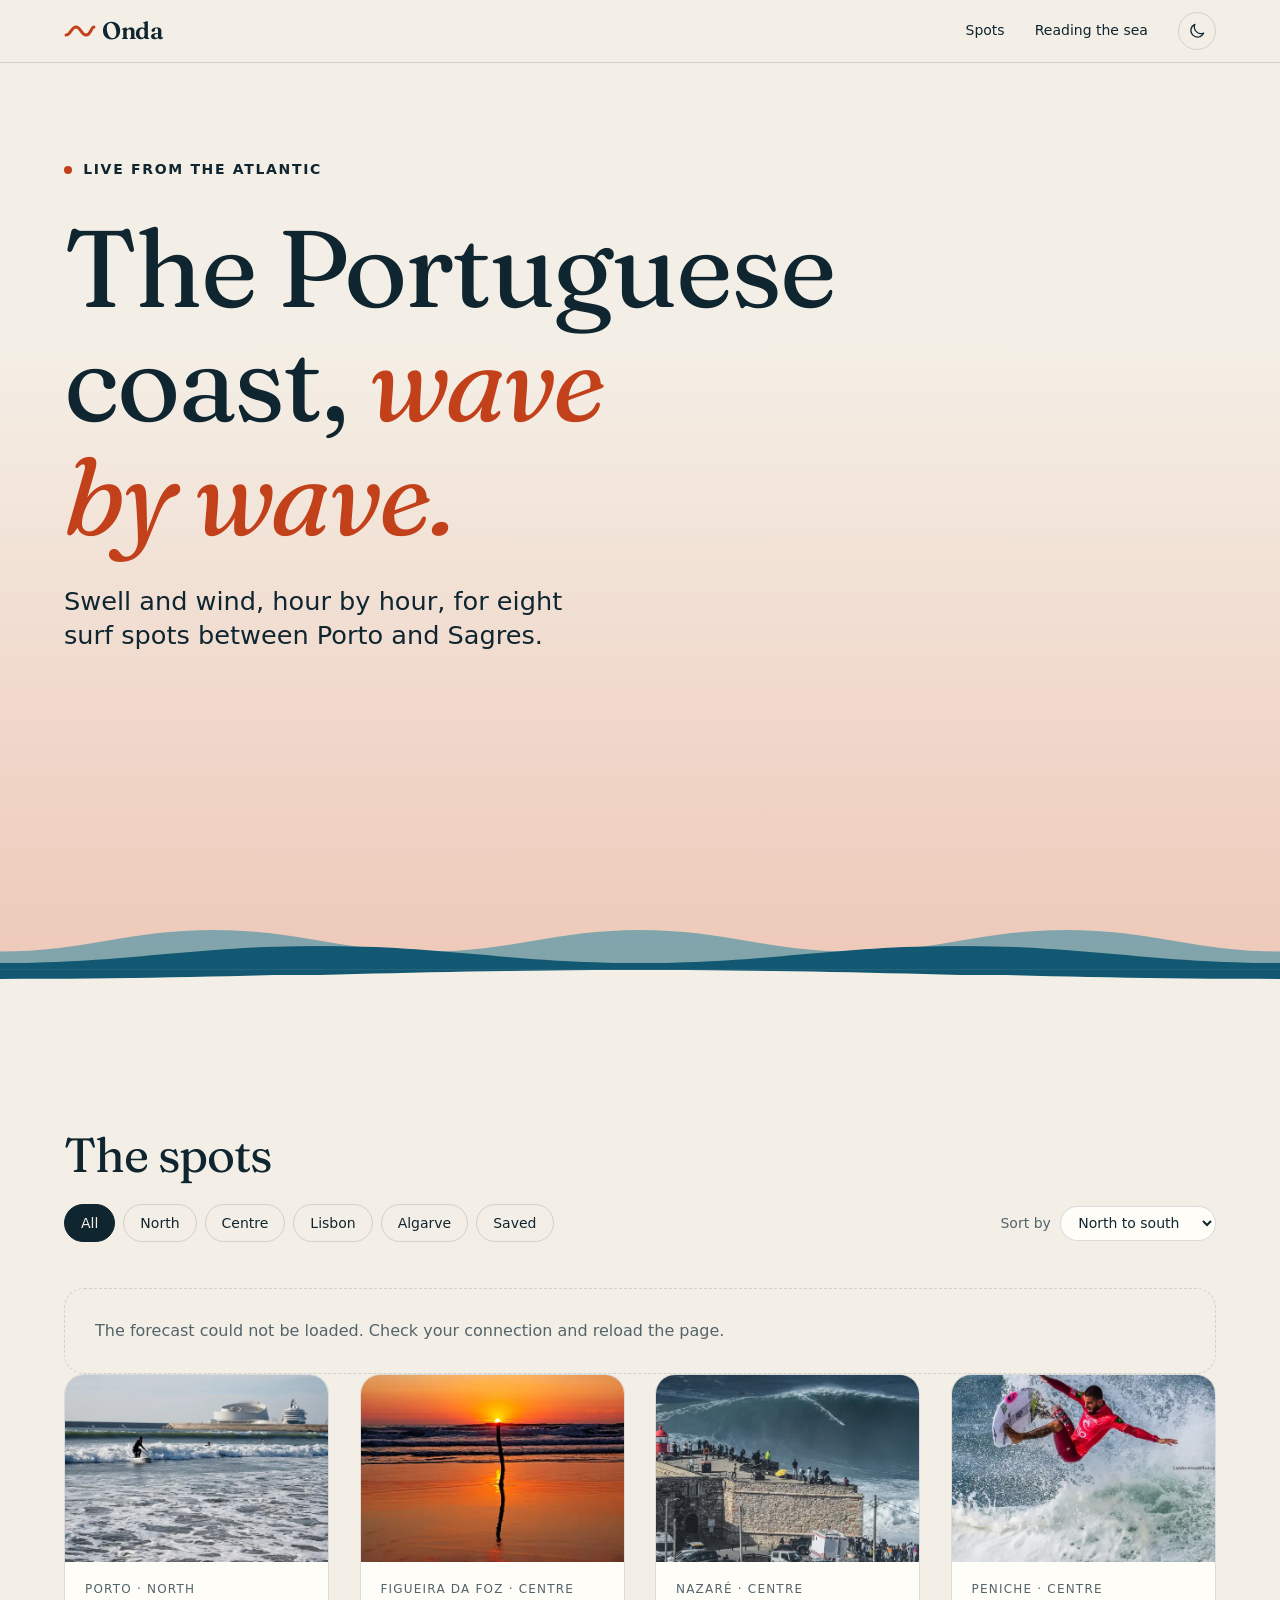
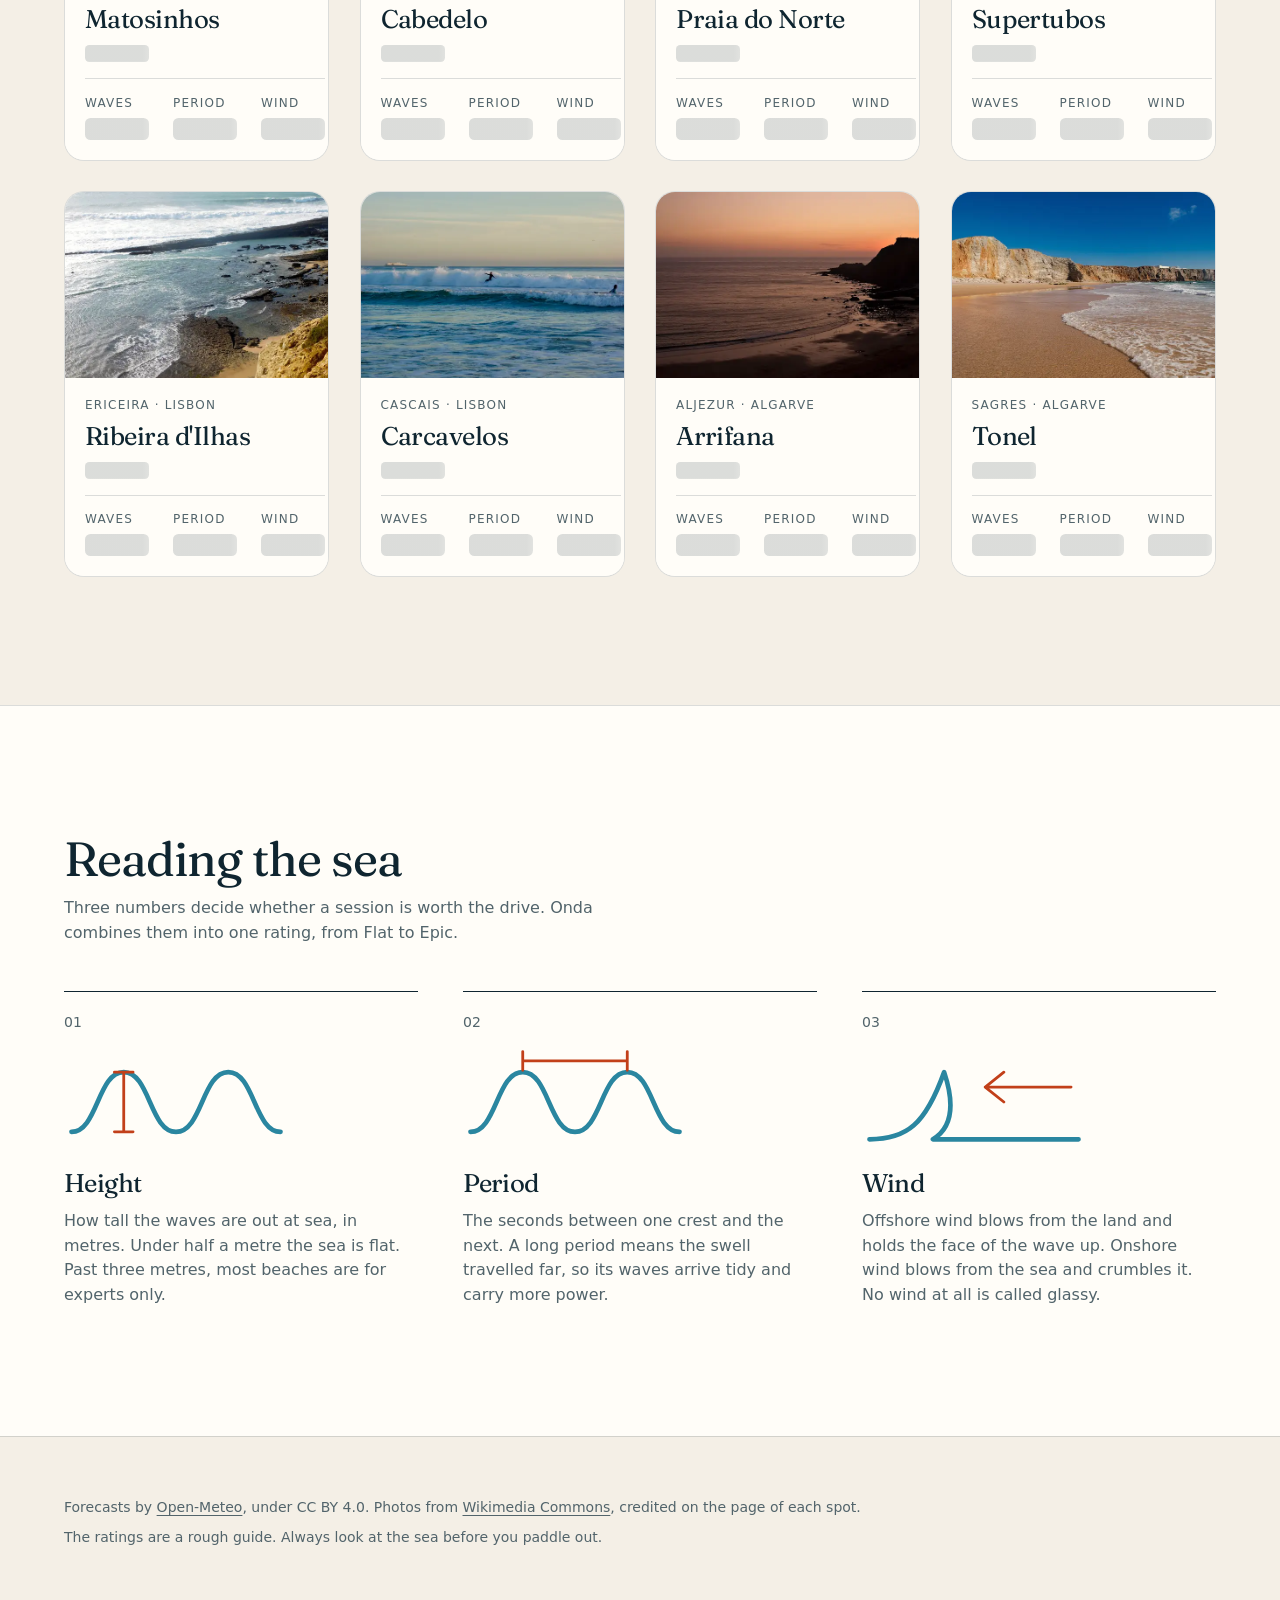
<file: index.html>
<!doctype html>
<html lang="en">
  <head>
    <meta charset="utf-8" />
    <meta name="viewport" content="width=device-width, initial-scale=1" />
    <meta name="color-scheme" content="light dark" />
    <script>
      document.querySelector('meta[name="color-scheme"]').content = localStorage.getItem('theme') ?? 'light dark';
    </script>

    <title>Onda · Live surf conditions for the Portuguese coast</title>
    <meta
      name="description"
      content="Live waves and wind for eight surf spots along the Portuguese coast, from Porto to Sagres."
    />
    <link rel="icon" href="images/favicon.svg" />

    <link rel="preload" href="fonts/fraunces.woff2" as="font" type="font/woff2" crossorigin />
    <link rel="stylesheet" href="css/base.css" />
    <link rel="stylesheet" href="css/components.css" />
    <link rel="stylesheet" href="css/home.css" />

    <script type="module" src="js/theme.js"></script>
    <script type="module" src="js/home.js"></script>
  </head>
  <body>
    <header class="site-header">
      <a class="logo" href="./" aria-label="Onda, home">
        <svg viewBox="0 0 32 20" aria-hidden="true"><path d="M2 14c5 0 5-8 10-8s5 8 10 8 5-8 8-8" /></svg>
        Onda
      </a>
      <nav>
        <a href="#spots">Spots</a>
        <a href="#guide">Reading the sea</a>
      </nav>
      <button class="theme-toggle" type="button" aria-label="Switch between light and dark theme">
        <svg viewBox="0 0 24 24" aria-hidden="true">
          <path
            class="sun"
            d="M12 3v2m0 14v2M3 12h2m14 0h2M5.6 5.6 7 7m10 10 1.4 1.4M5.6 18.4 7 17M17 7l1.4-1.4M16 12a4 4 0 1 1-8 0 4 4 0 0 1 8 0z"
          />
          <path class="moon" d="M20 14.5A8 8 0 0 1 9.5 4a8 8 0 1 0 10.5 10.5z" />
        </svg>
      </button>
    </header>

    <main>
      <section class="hero">
        <div class="hero-text">
          <p class="eyebrow"><span class="live-dot"></span> Live from the Atlantic</p>
          <h1>The Portuguese coast, <em>wave by wave.</em></h1>
          <p class="lead">Swell and wind, hour by hour, for eight surf spots between Porto and Sagres.</p>
          <a class="highlight" href="#spots">
            <span>Biggest right now</span>
            <strong class="highlight-name"></strong>
            <span class="highlight-waves"></span>
          </a>
        </div>
        <div class="sea" aria-hidden="true"><i></i><i></i><i></i></div>
      </section>

      <section class="spots" id="spots">
        <header class="section-header">
          <h2>The spots</h2>
          <form class="controls">
            <fieldset class="chips">
              <legend class="visually-hidden">Show the spots of</legend>
              <label><input type="radio" name="region" value="All" checked /> All</label>
              <label><input type="radio" name="region" value="North" /> North</label>
              <label><input type="radio" name="region" value="Centre" /> Centre</label>
              <label><input type="radio" name="region" value="Lisbon" /> Lisbon</label>
              <label><input type="radio" name="region" value="Algarve" /> Algarve</label>
              <label><input type="radio" name="region" value="Saved" /> Saved</label>
            </fieldset>
            <label class="sort">
              Sort by
              <select name="order">
                <option value="coast">North to south</option>
                <option value="waves">Biggest waves</option>
                <option value="rating">Best conditions</option>
              </select>
            </label>
          </form>
        </header>

        <p class="notice" role="status"></p>
        <ul class="spot-list"></ul>

        <template id="spot-card">
          <li class="spot-card">
            <a class="spot-link">
              <img class="spot-photo" width="640" height="427" loading="lazy" />
              <div class="spot-summary">
                <p class="spot-place"></p>
                <h3 class="spot-name"></h3>
                <p class="rating"></p>
                <dl class="numbers">
                  <div>
                    <dt>Waves</dt>
                    <dd class="waves"></dd>
                  </div>
                  <div>
                    <dt>Period</dt>
                    <dd class="period"></dd>
                  </div>
                  <div>
                    <dt>Wind</dt>
                    <dd class="wind"></dd>
                  </div>
                </dl>
              </div>
            </a>
          </li>
        </template>
      </section>

      <section class="guide" id="guide">
        <header class="section-header">
          <h2>Reading the sea</h2>
          <p>
            Three numbers decide whether a session is worth the drive. Onda combines them into one rating, from Flat to
            Epic.
          </p>
        </header>

        <ol class="lessons">
          <li>
            <svg viewBox="0 0 120 60" aria-hidden="true">
              <path d="M4 46c14 0 14-32 28-32s14 32 28 32 14-32 28-32 14 32 28 32" />
              <path class="measure" d="M32 14v32m-5-32h10m-10 32h10" />
            </svg>
            <h3>Height</h3>
            <p>
              How tall the waves are out at sea, in metres. Under half a metre the sea is flat. Past three metres, most
              beaches are for experts only.
            </p>
          </li>
          <li>
            <svg viewBox="0 0 120 60" aria-hidden="true">
              <path d="M4 46c14 0 14-32 28-32s14 32 28 32 14-32 28-32 14 32 28 32" />
              <path class="measure" d="M32 8h56m-56-5v10m56-10v10" />
            </svg>
            <h3>Period</h3>
            <p>
              The seconds between one crest and the next. A long period means the swell travelled far, so its waves
              arrive tidy and carry more power.
            </p>
          </li>
          <li>
            <svg viewBox="0 0 120 60" aria-hidden="true">
              <path d="M4 50c20 0 30-8 40-36 6 18 4 30-6 36h78" />
              <path class="measure" d="M112 22H66m10-8-10 8 10 8" />
            </svg>
            <h3>Wind</h3>
            <p>
              Offshore wind blows from the land and holds the face of the wave up. Onshore wind blows from the sea and
              crumbles it. No wind at all is called glassy.
            </p>
          </li>
        </ol>
      </section>
    </main>

    <footer class="site-footer">
      <p>
        Forecasts by <a href="https://open-meteo.com">Open-Meteo</a>, under CC BY 4.0. Photos from
        <a href="https://commons.wikimedia.org">Wikimedia Commons</a>, credited on the page of each spot.
      </p>
      <p>The ratings are a rough guide. Always look at the sea before you paddle out.</p>
    </footer>
  </body>
</html>
</file>
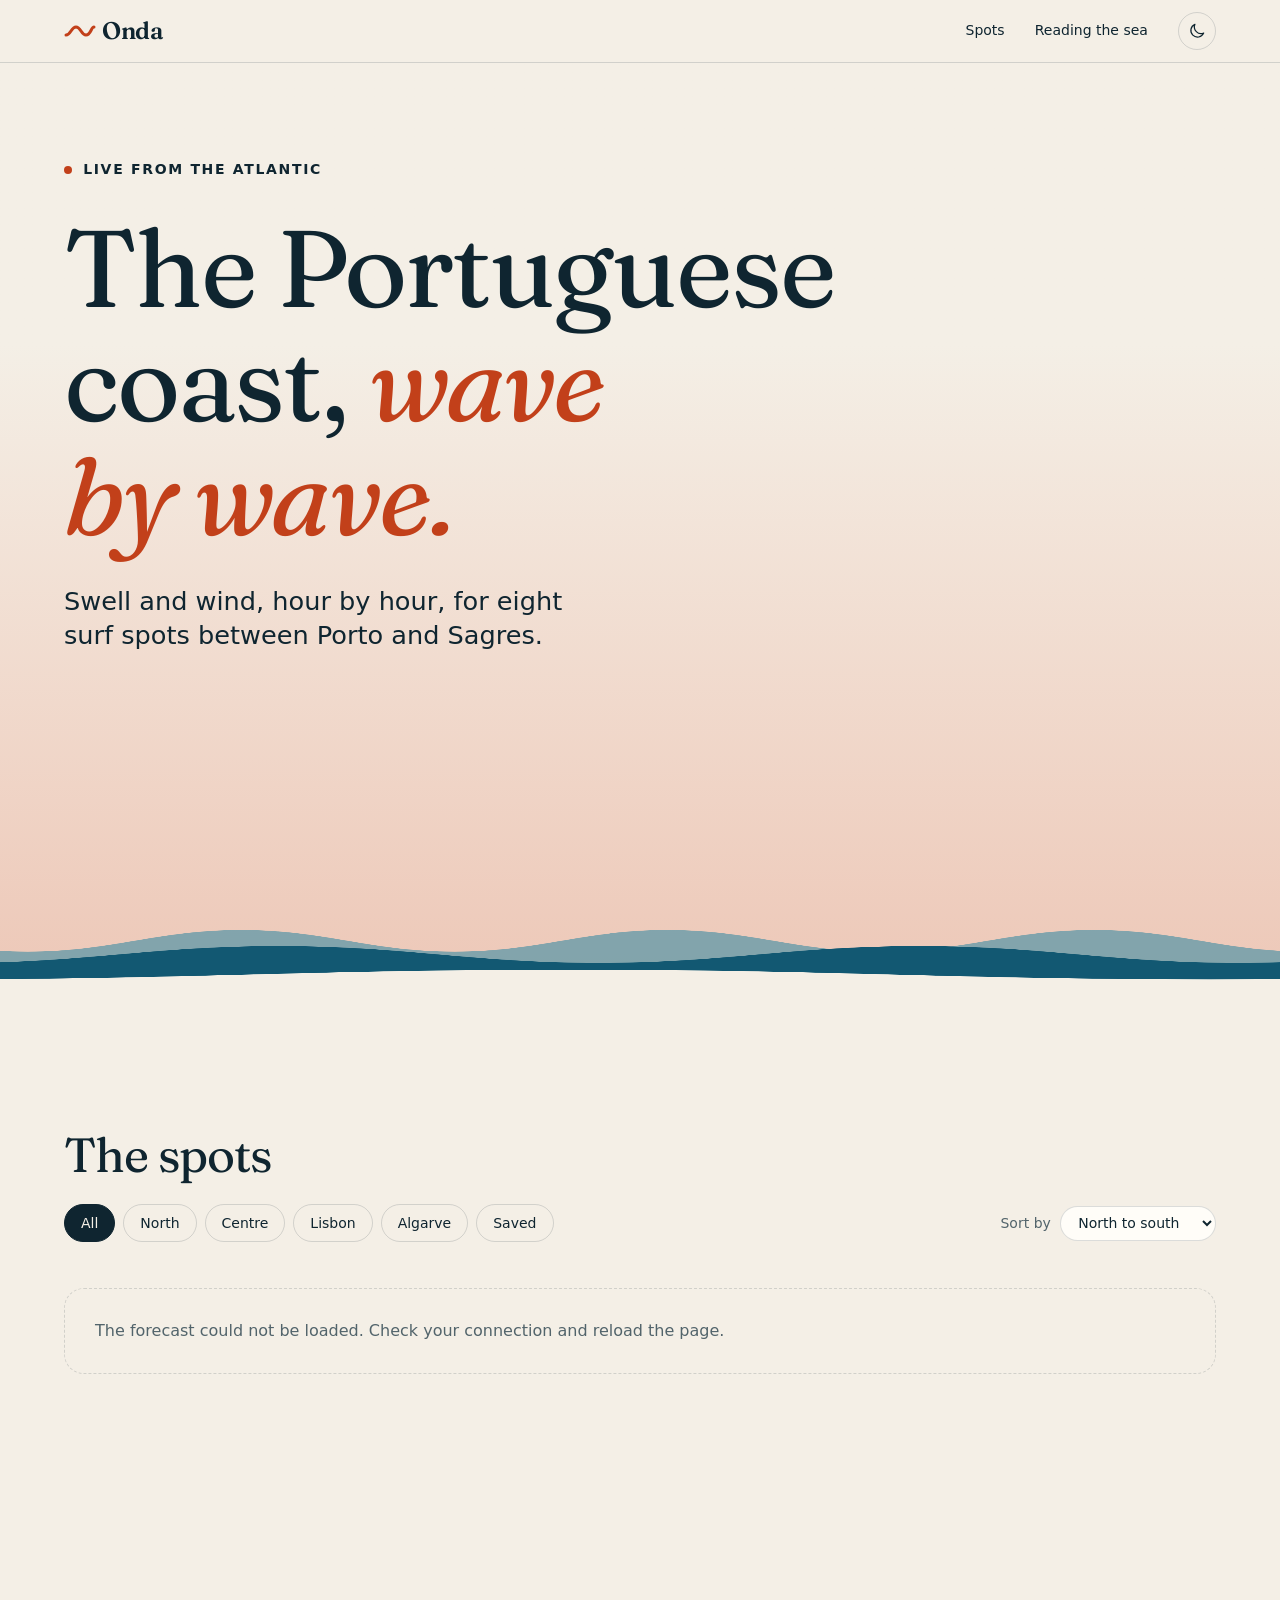
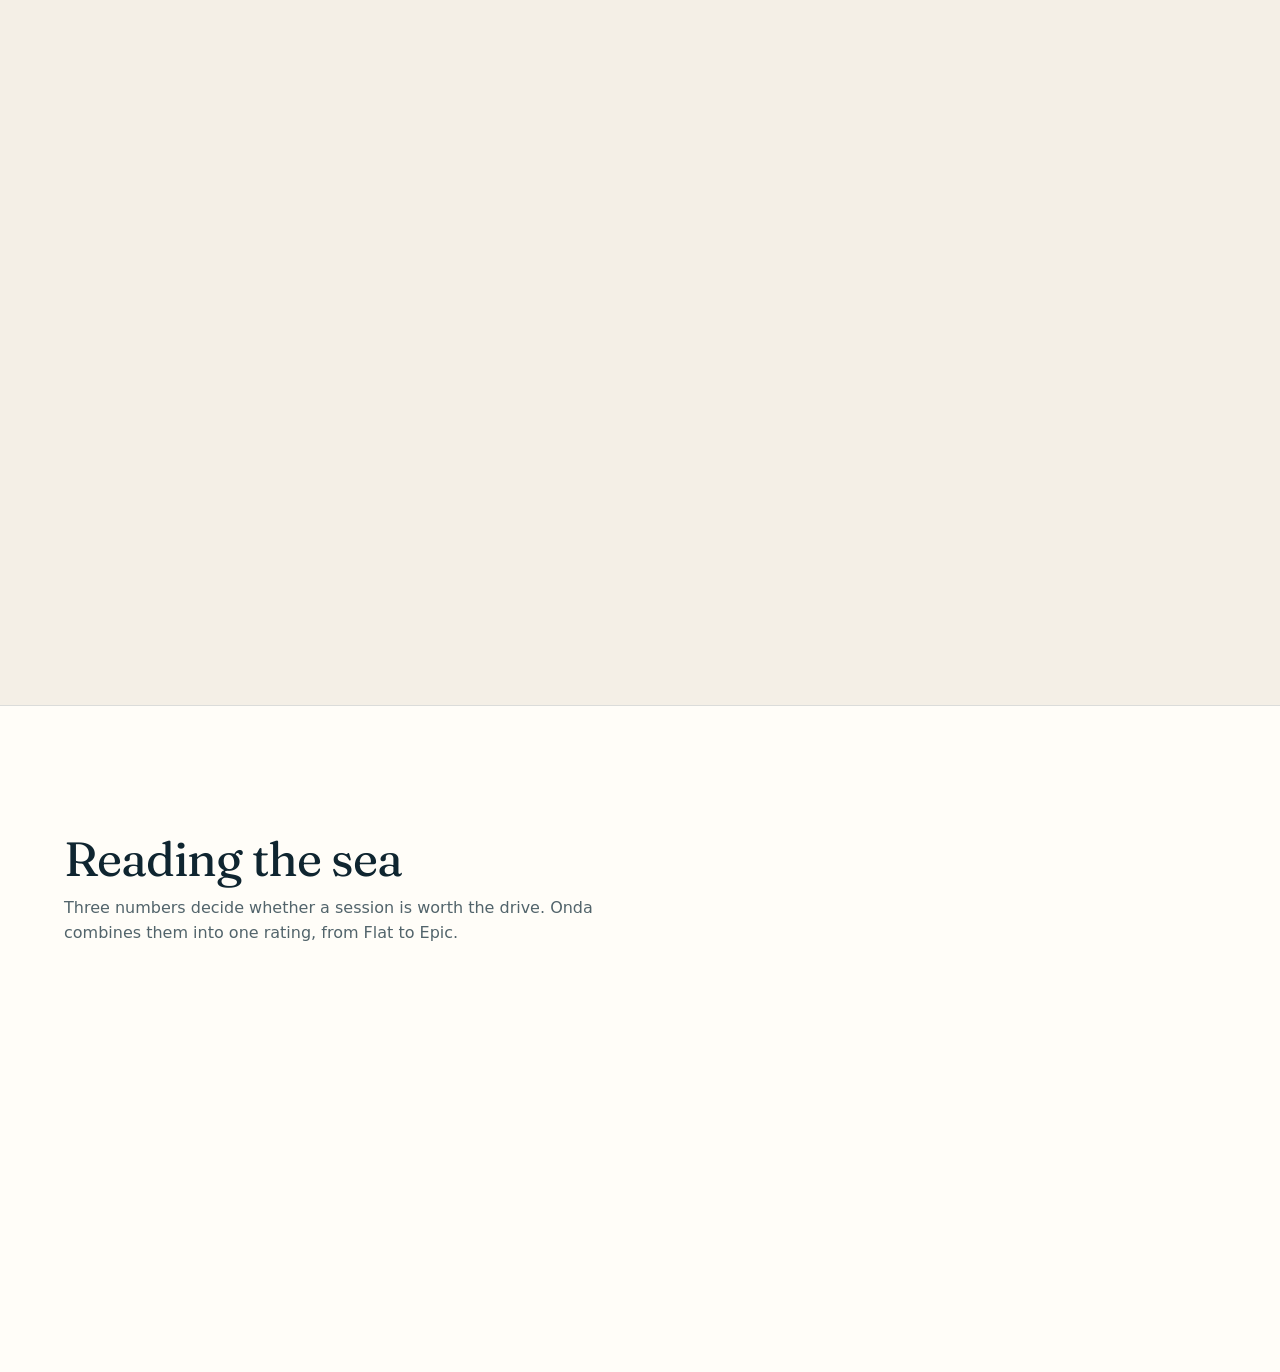
<file: spot.html>
<!doctype html>
<html lang="en">
  <head>
    <meta charset="utf-8" />
    <meta name="viewport" content="width=device-width, initial-scale=1" />
    <meta name="color-scheme" content="light dark" />
    <script>
      document.querySelector('meta[name="color-scheme"]').content = localStorage.getItem('theme') ?? 'light dark';
    </script>

    <title>Onda · Surf forecast</title>
    <meta
      name="description"
      content="Waves and wind for the next seven days at one surf spot of the Portuguese coast."
    />
    <link rel="icon" href="images/favicon.svg" />

    <link rel="preload" href="fonts/fraunces.woff2" as="font" type="font/woff2" crossorigin />
    <link rel="stylesheet" href="css/base.css" />
    <link rel="stylesheet" href="css/components.css" />
    <link rel="stylesheet" href="css/spot.css" />

    <script type="module" src="js/theme.js"></script>
    <script type="module" src="js/spot.js"></script>
  </head>
  <body>
    <header class="site-header">
      <a class="logo" href="./" aria-label="Onda, home">
        <svg viewBox="0 0 32 20" aria-hidden="true"><path d="M2 14c5 0 5-8 10-8s5 8 10 8 5-8 8-8" /></svg>
        Onda
      </a>
      <nav>
        <a href="./#spots">Spots</a>
        <a href="./#guide">Reading the sea</a>
      </nav>
      <button class="theme-toggle" type="button" aria-label="Switch between light and dark theme">
        <svg viewBox="0 0 24 24" aria-hidden="true">
          <path
            class="sun"
            d="M12 3v2m0 14v2M3 12h2m14 0h2M5.6 5.6 7 7m10 10 1.4 1.4M5.6 18.4 7 17M17 7l1.4-1.4M16 12a4 4 0 1 1-8 0 4 4 0 0 1 8 0z"
          />
          <path class="moon" d="M20 14.5A8 8 0 0 1 9.5 4a8 8 0 1 0 10.5 10.5z" />
        </svg>
      </button>
    </header>

    <main>
      <section class="spot-hero">
        <img class="spot-photo" width="1600" height="1067" fetchpriority="high" />
        <div class="spot-intro">
          <p class="eyebrow spot-place"></p>
          <h1 class="spot-name"></h1>
          <p class="lead spot-description"></p>
          <ul class="tags">
            <li class="spot-break"></li>
            <li class="spot-level"></li>
          </ul>
          <button class="save" type="button" aria-pressed="false">
            <svg viewBox="0 0 24 24" aria-hidden="true"><path d="M6 4h12v17l-6-4.5L6 21z" /></svg>
            <span class="save-label">Save spot</span>
          </button>
        </div>
        <p class="credit">Photo: <a class="credit-link"></a></p>
      </section>

      <section class="conditions">
        <article class="now">
          <header>
            <h2 class="moment">Loading the forecast…</h2>
            <button class="back-to-now" type="button" hidden>Back to now</button>
          </header>
          <p class="wave-height"><span class="waves">–</span> <small>m</small></p>
          <p class="rating"></p>
          <div class="sea" aria-hidden="true"><i></i><i></i><i></i></div>
        </article>

        <figure class="compass">
          <svg
            viewBox="-100 -100 200 200"
            role="img"
            aria-label="Compass showing where the swell and the wind come from"
          >
            <path class="compass-land" d="M-84 0A84 84 0 0 0 84 0z" />
            <circle class="compass-ring" r="84" />
            <path class="compass-ticks" d="M0-84v10M84 0H74M0 84V74M-84 0h10" />
            <text y="-88">N</text>
            <g class="compass-swell">
              <path d="M-22-64q22 12 44 0M-17-48q17 10 34 0M-12-32q12 8 24 0" />
            </g>
            <g class="compass-wind">
              <path d="M0-78v58m-9-12 9 12 9-12" />
            </g>
          </svg>
          <figcaption>
            <span class="key key-swell">Swell</span>
            <span class="key key-wind">Wind</span>
            <span class="key key-land">Land</span>
          </figcaption>
        </figure>

        <dl class="numbers">
          <div>
            <dt>Period</dt>
            <dd class="period">–</dd>
          </div>
          <div>
            <dt>Swell from</dt>
            <dd class="swell">–</dd>
          </div>
          <div>
            <dt>Wind</dt>
            <dd class="wind">–</dd>
          </div>
          <div>
            <dt>Wind is</dt>
            <dd class="wind-type">–</dd>
          </div>
          <div>
            <dt>Water</dt>
            <dd class="water">–</dd>
          </div>
        </dl>
      </section>

      <section class="forecast">
        <header class="section-header">
          <h2>The next seven days</h2>
          <p>Drag along the chart, or pick a day to jump to its best hour.</p>
        </header>
        <wave-chart></wave-chart>
      </section>

      <nav class="neighbours" aria-label="Other spots">
        <a class="north" hidden><small>Further north</small> <span></span></a>
        <a class="south" hidden><small>Further south</small> <span></span></a>
      </nav>
    </main>

    <footer class="site-footer">
      <p>
        Forecasts by <a href="https://open-meteo.com">Open-Meteo</a>, under CC BY 4.0. Photos from
        <a href="https://commons.wikimedia.org">Wikimedia Commons</a>, credited on the page of each spot.
      </p>
      <p>The ratings are a rough guide. Always look at the sea before you paddle out.</p>
    </footer>
  </body>
</html>
</file>
<file: css/base.css>
@font-face {
  font-family: Fraunces;
  src: url(../fonts/fraunces.woff2) format('woff2');
  font-weight: 100 900;
  font-display: swap;
}

@font-face {
  font-family: Fraunces;
  src: url(../fonts/fraunces-italic.woff2) format('woff2');
  font-weight: 100 900;
  font-style: italic;
  font-display: swap;
}

:root {
  color-scheme: light dark;

  &:has(meta[name='color-scheme'][content='light']) {
    color-scheme: light;
  }
  &:has(meta[name='color-scheme'][content='dark']) {
    color-scheme: dark;
  }

  --paper: light-dark(#f4efe6, #0a1a24);
  --surface: light-dark(#fffdf8, #11262f);
  --ink: light-dark(#0f2530, #eaf2f0);
  --muted: light-dark(#52646b, #98adb5);
  --line: color-mix(in oklab, var(--ink) 15%, transparent);
  --accent: light-dark(#c2401a, #ff8a5c);
  --sea: light-dark(#2a86a0, #2b8199);
  --sea-deep: light-dark(#125872, #124a60);
  --sand: light-dark(#e3d3b4, #3b4a48);

  --horizon: color-mix(in oklab, light-dark(var(--accent), var(--sea)) 24%, var(--paper));

  --display: Fraunces, Georgia, serif;
  --text: system-ui, sans-serif;

  --step-small: 0.875rem;
  --step-1: clamp(1.25rem, 1.1rem + 0.7vw, 1.6rem);
  --step-2: clamp(1.8rem, 1.4rem + 2vw, 3rem);
  --step-3: clamp(2.8rem, 1.6rem + 6.5vw, 7rem);

  --gap: clamp(1rem, 0.6rem + 1.6vw, 2rem);
  --gutter: max(clamp(1.25rem, 5vw, 4rem), (100vw - 76rem) / 2);
  --section: clamp(4rem, 10vw, 8rem);
  --radius: 1.25rem;

  font-family: var(--text);
  line-height: 1.55;
  color: var(--ink);
  background: var(--paper);
  scroll-behavior: smooth;
  scroll-padding-top: 5rem;
}

*,
::before,
::after {
  box-sizing: border-box;
}

body,
h1,
h2,
h3,
p,
ul,
ol,
dl,
dd,
figure,
fieldset {
  margin: 0;
  padding: 0;
}

ul,
ol {
  list-style: none;
}

fieldset {
  border: 0;
}

img,
svg {
  display: block;
  max-width: 100%;
}

h1,
h2,
h3 {
  font-family: var(--display);
  font-weight: 400;
  line-height: 1.05;
  letter-spacing: -0.02em;
  text-wrap: balance;
}

h1 {
  font-size: var(--step-3);
}
h2 {
  font-size: var(--step-2);
}
h3 {
  font-size: var(--step-1);
}

p {
  text-wrap: pretty;
}

a {
  color: inherit;
  text-underline-offset: 0.2em;
  text-decoration-thickness: 1px;
}

button,
select,
input {
  font: inherit;
  color: inherit;
}

button {
  cursor: pointer;
}

:focus-visible {
  outline: 2px solid var(--accent);
  outline-offset: 3px;
}

[hidden] {
  display: none !important;
}

.visually-hidden {
  position: absolute;
  width: 1px;
  height: 1px;
  overflow: hidden;
  clip-path: inset(50%);
  white-space: nowrap;
}

@media (prefers-reduced-motion: no-preference) {
  @view-transition {
    navigation: auto;
  }
}

@media (prefers-reduced-motion: reduce) {
  :root {
    scroll-behavior: auto;
  }

  *,
  ::before,
  ::after {
    animation-duration: 0.01ms !important;
    animation-iteration-count: 1 !important;
    transition-duration: 0.01ms !important;
  }

  ::view-transition-group(*),
  ::view-transition-old(*),
  ::view-transition-new(*) {
    animation: none;
  }
}
</file>
<file: css/components.css>
.site-header {
  position: sticky;
  top: 0;
  z-index: 2;
  display: flex;
  align-items: center;
  gap: var(--gap);
  padding: 0.75rem var(--gutter);
  background: color-mix(in oklab, var(--paper) 80%, transparent);
  backdrop-filter: blur(12px);
  border-bottom: 1px solid var(--line);

  view-transition-name: site-header;

  nav {
    display: flex;
    gap: var(--gap);
    margin-left: auto;
    font-size: var(--step-small);
  }

  nav a {
    text-decoration: none;

    &:hover {
      text-decoration: underline;
    }
  }
}

.logo {
  display: flex;
  align-items: center;
  gap: 0.4rem;
  font-family: var(--display);
  font-size: 1.5rem;
  font-weight: 600;
  letter-spacing: -0.02em;
  text-decoration: none;

  svg {
    width: 2rem;
    fill: none;
    stroke: var(--accent);
    stroke-width: 3;
    stroke-linecap: round;
  }
}

.theme-toggle {
  padding: 0.5rem;
  background: none;
  border: 1px solid var(--line);
  border-radius: 50%;
  transition: background-color 0.2s;

  &:hover {
    background: var(--line);
  }

  svg {
    width: 1.25rem;
    fill: none;
    stroke-width: 1.5;
    stroke-linecap: round;
    stroke-linejoin: round;
  }

  .moon {
    stroke: light-dark(currentColor, transparent);
  }
  .sun {
    stroke: light-dark(transparent, currentColor);
  }
}

.eyebrow {
  font-size: var(--step-small);
  font-weight: 600;
  letter-spacing: 0.12em;
  text-transform: uppercase;
}

.lead {
  max-width: 34rem;
  font-size: var(--step-1);
  line-height: 1.35;
}

.section-header {
  display: grid;
  gap: 0.75rem;
  margin-bottom: calc(var(--gap) * 1.5);

  p {
    max-width: 38rem;
    color: var(--muted);
  }
}

.rating {
  display: flex;
  align-items: center;
  gap: 0.6em;
  font-size: var(--step-small);
  font-weight: 600;

  &::before {
    content: '';
    width: 4.5em;
    height: 0.7em;
    background: linear-gradient(to right, var(--accent) calc(var(--rating) * 20%), var(--line) 0);
    mask: radial-gradient(circle closest-side, black 95%, transparent) 0 / 20% 100%;
  }
}

.numbers {
  display: grid;
  grid-template-columns: repeat(auto-fit, minmax(5.5rem, 1fr));
  gap: 1rem 1.5rem;

  dt {
    font-size: 0.75rem;
    letter-spacing: 0.1em;
    text-transform: uppercase;
    color: var(--muted);
  }

  dd {
    font-family: var(--display);
    font-size: var(--step-1);
    white-space: nowrap;
  }
}

.rating:empty,
.numbers dd:empty {
  width: 4rem;
  height: 1.2em;
  margin-top: 0.3em;
  border-radius: 0.3em;
  background: linear-gradient(90deg, var(--line) 30%, transparent 50%, var(--line) 70%) 0 / 300% 100%;
  animation: shimmer 1.4s linear infinite;

  &::before {
    display: none;
  }
}

@keyframes shimmer {
  to {
    background-position: -150% 0;
  }
}

.sea {
  --wave-height: 1.5;
  --wave-period: 9;

  position: absolute;
  inset: auto 0 0;
  height: 45%;
  overflow: hidden;
  pointer-events: none;

  i {
    position: absolute;
    inset: 0 auto 0 0;
    width: 200%;
    background: var(--sea-deep);
    mask: url(../images/wave.svg) bottom left / 50% 100% repeat-x;

    transform-origin: bottom;
    scale: 1 clamp(0.3, var(--wave-height) / 5, 1);
    transition: scale 0.6s ease-out;
    animation: drift calc(var(--wave-period) * 1.2s) linear infinite;
  }

  i:first-child {
    background: var(--sea);
    opacity: 0.55;
    mask-size: calc(50% / 3) 100%;
    animation-duration: calc(var(--wave-period) * 3s);
    animation-direction: reverse;
  }

  i:nth-child(2) {
    top: 22%;
    mask-size: 25% 100%;
    animation-duration: calc(var(--wave-period) * 2s);
  }

  i:last-child {
    top: 55%;
    background: var(--shore, var(--paper));
  }
}

@keyframes drift {
  to {
    translate: -50% 0;
  }
}

.site-footer {
  display: grid;
  gap: 0.5rem;
  padding: calc(var(--gap) * 2) var(--gutter);
  font-size: var(--step-small);
  color: var(--muted);
  border-top: 1px solid var(--line);
}
</file>
<file: css/home.css>
.hero {
  position: relative;
  display: grid;
  align-content: start;
  min-height: min(88svh, 52rem);

  --sea-height: clamp(8rem, 4rem + 14vw, 15rem);
  padding: calc(var(--section) * 0.75) var(--gutter) calc(var(--sea-height) + var(--gap));
  background: linear-gradient(var(--paper) 30%, var(--horizon));
}

.hero-text {
  position: relative;
  z-index: 1;
  display: grid;
  justify-items: start;
  gap: var(--gap);

  h1 {
    max-width: 12ch;
  }

  em {
    color: var(--accent);
  }
}

.hero .sea {
  height: var(--sea-height);
}

.live-dot {
  display: inline-block;
  width: 0.6em;
  height: 0.6em;
  margin-right: 0.3em;
  border-radius: 50%;
  background: var(--accent);
  animation: pulse 2s ease-out infinite;
}

@keyframes pulse {
  from {
    box-shadow: 0 0 0 0 var(--accent);
  }
  to {
    box-shadow: 0 0 0 0.7em transparent;
  }
}

.highlight {
  display: flex;
  flex-wrap: wrap;
  align-items: baseline;
  gap: 0.3rem 0.8rem;
  padding: 0.7rem 1.3rem;
  text-decoration: none;
  background: var(--surface);
  border: 1px solid var(--line);
  border-radius: 2rem;
  transition:
    translate 0.2s,
    box-shadow 0.2s;

  &:has(.highlight-name:empty) {
    visibility: hidden;
  }

  &:hover {
    translate: 0 -2px;
    box-shadow: 0 0.5rem 1.5rem var(--line);
  }

  span {
    font-size: var(--step-small);
    color: var(--muted);
  }

  strong {
    font-family: var(--display);
    font-size: var(--step-1);
    font-weight: 500;
  }

  &::after {
    content: '→';
    color: var(--accent);
  }
}

.spots,
.guide {
  padding: var(--section) var(--gutter);
}

.controls {
  display: flex;
  flex-wrap: wrap;
  align-items: center;
  justify-content: space-between;
  gap: 1rem var(--gap);
  margin-top: 0.75rem;
  font-size: var(--step-small);
}

.chips {
  display: flex;
  flex-wrap: wrap;
  gap: 0.5rem;

  label {
    padding: 0.45rem 1rem;
    border: 1px solid var(--line);
    border-radius: 2rem;
    cursor: pointer;
    transition:
      background-color 0.2s,
      color 0.2s;

    &:hover {
      border-color: var(--ink);
    }

    &:has(:checked) {
      color: var(--paper);
      background: var(--ink);
      border-color: var(--ink);
    }

    &:has(:focus-visible) {
      outline: 2px solid var(--accent);
      outline-offset: 3px;
    }
  }

  input {
    position: absolute;
    opacity: 0;
  }
}

.sort {
  display: flex;
  align-items: center;
  gap: 0.6rem;
  color: var(--muted);

  select {
    padding: 0.45rem 0.8rem;
    color: var(--ink);
    background: var(--surface);
    border: 1px solid var(--line);
    border-radius: 2rem;
  }
}

.notice {
  padding: var(--gap);
  color: var(--muted);
  border: 1px dashed var(--line);
  border-radius: var(--radius);

  &:empty {
    display: none;
  }
}

.spot-list {
  display: grid;
  grid-template-columns: repeat(auto-fill, minmax(min(100%, 16.5rem), 1fr));
  gap: var(--gap);
}

.spot-card {
  view-transition-name: match-element;
}

.spot-link {
  display: grid;
  height: 100%;
  align-content: start;
  overflow: hidden;
  text-decoration: none;
  background: var(--surface);
  border: 1px solid var(--line);
  border-radius: var(--radius);
  transition:
    translate 0.3s,
    box-shadow 0.3s;

  &:hover {
    translate: 0 -0.3rem;
    box-shadow: 0 1rem 2rem var(--line);
  }

  &:hover .spot-photo {
    scale: 1.06;
  }
}

.spot-photo {
  width: 100%;
  height: auto;
  aspect-ratio: 3 / 2;
  object-fit: cover;
  background: var(--line);
  transition: scale 0.6s ease-out;
}

.spot-summary {
  position: relative;
  display: grid;
  gap: 0.5rem;
  padding: 1.1rem 1.25rem 1.25rem;
  background: var(--surface);
}

.spot-place {
  font-size: 0.75rem;
  letter-spacing: 0.1em;
  text-transform: uppercase;
  color: var(--muted);
}

.spot-summary .numbers {
  grid-template-columns: repeat(3, auto);
  justify-content: space-between;
  margin-top: 0.5rem;
  padding-top: 0.9rem;
  border-top: 1px solid var(--line);

  dd {
    font-size: 1.15rem;
  }
}

.guide {
  background: var(--surface);
  border-top: 1px solid var(--line);
}

.lessons {
  display: grid;
  grid-template-columns: repeat(auto-fit, minmax(min(100%, 16rem), 1fr));
  gap: calc(var(--gap) * 1.5);
  counter-reset: lesson;

  li {
    display: grid;
    align-content: start;
    gap: 0.75rem;
    padding-top: 1.25rem;
    border-top: 1px solid var(--ink);
    counter-increment: lesson;

    &::before {
      content: counter(lesson, decimal-leading-zero);
      font-size: var(--step-small);
      color: var(--muted);
    }
  }

  svg {
    width: min(100%, 14rem);
    fill: none;
    stroke: var(--sea);
    stroke-width: 2.5;
    stroke-linecap: round;
    stroke-linejoin: round;
  }

  .measure {
    stroke: var(--accent);
    stroke-width: 1.5;
  }

  p {
    color: var(--muted);
  }
}

@media (prefers-reduced-motion: no-preference) {
  @supports ((animation-timeline: view()) and (animation-range: entry)) {
    .spot-card,
    .lessons li {
      animation: rise linear backwards;
      animation-timeline: view();
      animation-range: entry 0% entry 90%;
    }
  }
}

@keyframes rise {
  from {
    opacity: 0;
    translate: 0 3rem;
  }
}
</file>
<file: css/spot.css>
.spot-hero {
  position: relative;
  isolation: isolate;
  display: grid;
  align-content: end;
  min-height: min(78svh, 46rem);
  padding: var(--section) var(--gutter) calc(var(--gap) * 2);
  color: #f6f2ea;

  &::after {
    content: '';
    position: absolute;
    inset: 0;
    z-index: -1;
    background: linear-gradient(to top, #06141ce6, #06141c59 55%, #06141c26);
  }
}

.spot-hero .spot-photo {
  position: absolute;
  inset: 0;
  z-index: -1;
  width: 100%;
  height: 100%;
  object-fit: cover;
  background: #06141c;
}

.spot-intro {
  display: grid;
  justify-items: start;
  gap: 1rem;
  animation: arrive 0.8s ease-out backwards;
}

@keyframes arrive {
  from {
    opacity: 0;
    translate: 0 1.5rem;
  }
}

.tags {
  display: flex;
  flex-wrap: wrap;
  gap: 0.5rem;
  font-size: var(--step-small);

  li {
    padding: 0.3rem 0.9rem;
    border: 1px solid #f6f2ea66;
    border-radius: 2rem;

    &:empty {
      display: none;
    }
  }
}

.credit {
  position: absolute;
  right: var(--gutter);
  bottom: 0.75rem;
  font-size: 0.75rem;
  opacity: 0.75;
}

.conditions,
.forecast {
  padding: var(--section) var(--gutter) 0;
}

.conditions {
  display: grid;
  grid-template-columns: repeat(auto-fit, minmax(min(100%, 26rem), 1fr));
  gap: var(--gap);

  .numbers {
    grid-column: 1 / -1;
    padding: var(--gap) 0;
    border-block: 1px solid var(--line);
  }
}

.now,
.compass {
  background: var(--surface);
  border: 1px solid var(--line);
  border-radius: var(--radius);
}

.now {
  --shore: light-dark(#0c4459, #0b3547);

  position: relative;
  overflow: hidden;
  min-height: 27rem;
  padding: calc(var(--gap) * 1.25);
  background: linear-gradient(var(--surface) 35%, var(--horizon));

  header {
    display: flex;
    flex-wrap: wrap;
    align-items: center;
    justify-content: space-between;
    gap: 0.5rem;
    min-height: 2.25rem;
  }

  .moment {
    font-family: var(--text);
    font-size: var(--step-small);
    font-weight: 600;
    letter-spacing: 0.12em;
    text-transform: uppercase;
  }

  .sea {
    height: 42%;
  }
}

.back-to-now {
  padding: 0.35rem 0.9rem;
  font-size: var(--step-small);
  background: none;
  border: 1px solid var(--ink);
  border-radius: 2rem;

  &:hover {
    color: var(--paper);
    background: var(--ink);
  }
}

.wave-height {
  font-family: var(--display);
  font-size: clamp(5.5rem, 3rem + 9vw, 9.5rem);
  line-height: 1;
  letter-spacing: -0.04em;
  font-variant-numeric: tabular-nums;

  small {
    font-size: 0.3em;
    letter-spacing: 0;
    color: var(--muted);
  }
}

.compass {
  display: grid;
  place-items: center;
  gap: 1rem;
  padding: calc(var(--gap) * 1.25);

  svg {
    width: min(100%, 19rem);
    overflow: visible;
    fill: none;
    stroke-linecap: round;
    stroke-linejoin: round;
  }

  text {
    fill: var(--muted);
    font-size: 11px;
    font-weight: 600;
    text-anchor: middle;
  }

  figcaption {
    display: flex;
    flex-wrap: wrap;
    justify-content: center;
    gap: 0.4rem 1.25rem;
    font-size: var(--step-small);
    color: var(--muted);
  }
}

.compass-ring {
  fill: color-mix(in oklab, var(--sea) 14%, transparent);
  stroke: var(--line);
}

.compass-ticks {
  stroke: var(--muted);
}

.compass-land {
  fill: var(--sand);
  rotate: var(--faces, 0deg);
}

.compass-swell {
  stroke: var(--sea);
  stroke-width: 5;
  rotate: var(--swell-from, 0deg);
}

.compass-wind {
  stroke: var(--accent);
  stroke-width: 3.5;
  rotate: var(--wind-from, 0deg);
}

.compass-swell,
.compass-wind {
  transition: rotate 0.5s ease-out;
}

.key::before {
  content: '';
  display: inline-block;
  width: 0.7em;
  height: 0.7em;
  margin-right: 0.4em;
  border-radius: 50%;
  background: var(--sea);
}

.key-wind::before {
  background: var(--accent);
}
.key-land::before {
  background: var(--sand);
}

wave-chart {
  --at: 0;
  --height: 0;
  --top: 2;

  display: block;
}

.chart-plot {
  position: relative;
  height: clamp(11rem, 6rem + 18vw, 18rem);
  border-top: 1px dashed var(--line);

  svg {
    width: 100%;
    height: 100%;
  }
}

.chart-area {
  fill: color-mix(in oklab, var(--sea) 28%, transparent);
}

.chart-line {
  fill: none;
  stroke: var(--sea);
  stroke-width: 2.5;
  stroke-linejoin: round;

  vector-effect: non-scaling-stroke;
}

.chart-top {
  position: absolute;
  bottom: 100%;
  right: 0;
  padding-bottom: 0.2rem;
  font-size: 0.75rem;
  color: var(--muted);
}

.chart-handle {
  position: absolute;
  inset: 0 auto 0 calc(var(--at) * 100%);
  border-left: 1px solid var(--ink);
  pointer-events: none;

  &::before {
    content: attr(data-label);
    position: absolute;
    top: 0.3rem;
    translate: calc(var(--at) * -100%);
    margin-inline: 0.4rem;
    padding: 0.15rem 0.6rem;
    font-size: 0.75rem;
    font-weight: 600;
    white-space: nowrap;
    color: var(--paper);
    background: var(--ink);
    border-radius: 1rem;
  }

  &::after {
    content: '';
    position: absolute;
    bottom: calc(var(--height) / var(--top) * 100%);
    width: 1rem;
    height: 1rem;
    translate: -50% 50%;
    border: 3px solid var(--paper);
    border-radius: 50%;
    background: var(--accent);
  }
}

.chart-plot input {
  position: absolute;
  inset: 0;
  width: 100%;
  height: 100%;
  margin: 0;
  appearance: none;
  background: none;
  cursor: ew-resize;
  touch-action: pan-y;

  &::-webkit-slider-thumb {
    appearance: none;
    width: 1px;
    height: 1px;
  }

  &::-moz-range-thumb {
    width: 1px;
    height: 1px;
    border: 0;
    background: none;
  }
}

.chart-ratings {
  height: 0.5rem;
  margin-top: 0.4rem;
  border-radius: 0.25rem;
}

.chart-days {
  display: grid;
  grid-auto-flow: column;
  grid-auto-columns: 1fr;
  margin-top: 0.75rem;

  button {
    width: 100%;
    padding: 0.5rem 0 0.5rem clamp(0.3rem, 1vw, 0.8rem);
    font-size: var(--step-small);
    text-align: left;
    color: var(--muted);
    background: none;
    border: 0;
    border-left: 1px solid var(--line);
    transition: background-color 0.2s;

    &:hover {
      background: var(--line);
    }
  }

  b {
    display: block;
    font-family: var(--display);
    font-size: clamp(0.9rem, 0.6rem + 1vw, 1.3rem);
    font-weight: 400;
    color: var(--ink);
    white-space: nowrap;
  }
}

.neighbours {
  display: grid;
  grid-template-columns: 1fr 1fr;
  gap: var(--gap);
  padding: var(--section) var(--gutter);

  a {
    display: grid;
    gap: 0.25rem;
    padding-top: 1rem;
    font-family: var(--display);
    font-size: var(--step-2);
    line-height: 1.1;
    text-decoration: none;
    border-top: 1px solid var(--ink);
    transition: color 0.2s;

    &:hover {
      color: var(--accent);
    }
  }

  small {
    font-family: var(--text);
    font-size: var(--step-small);
    color: var(--muted);
  }

  .south {
    grid-column: 2;
    text-align: right;
  }
}
</file>
